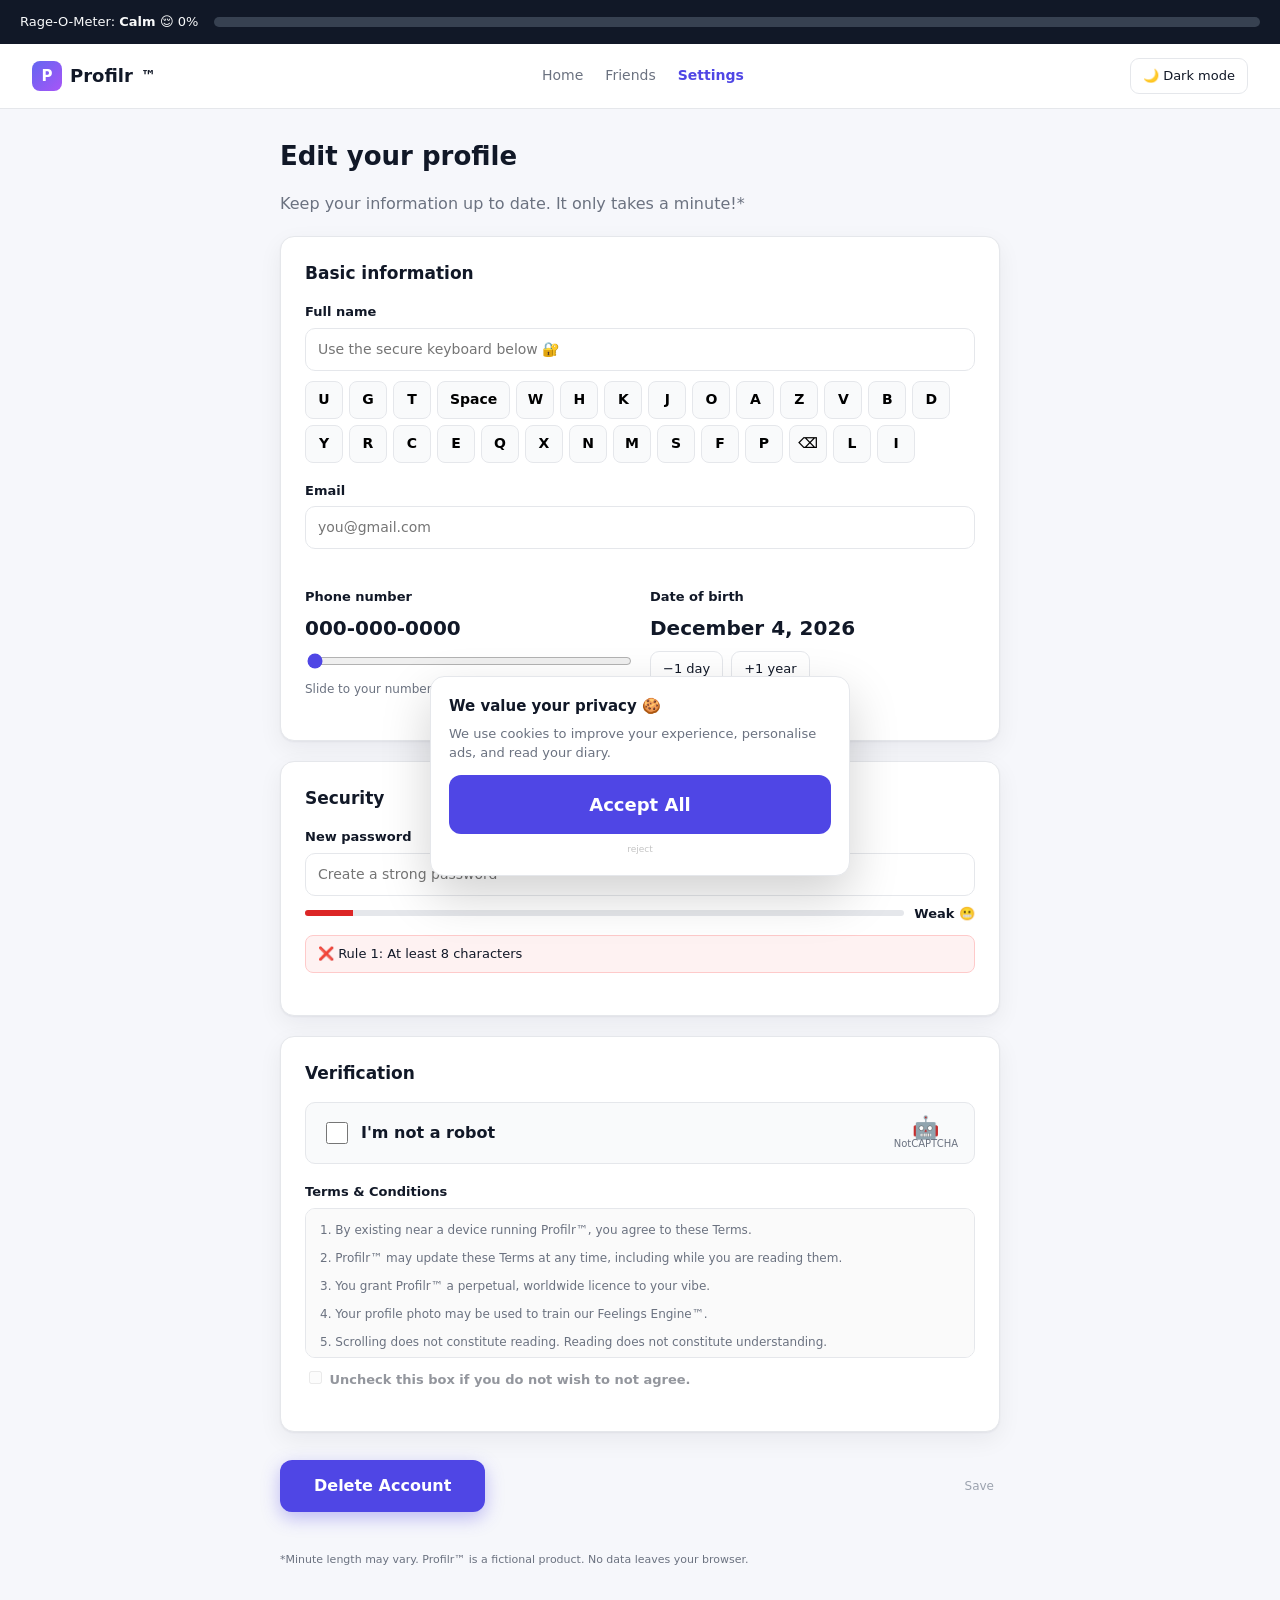
<file: index.html>
<!DOCTYPE html>
<html lang="en">
<head>
  <meta charset="UTF-8">
  <meta name="viewport" content="width=device-width, initial-scale=1.0">
  <title>Edit Profile · Profilr™</title>
  <link rel="stylesheet" href="style.css">
</head>
<body data-page="index">

  <!-- 1. Rage-O-Meter -->
  <div id="rage-bar" class="rage-bar">
    <div class="rage-label">Rage-O-Meter: <strong id="rage-text">Calm 😌</strong> <span id="rage-pct">0%</span></div>
    <div class="rage-track"><div id="rage-fill" class="rage-fill"></div></div>
  </div>

  <header class="topnav">
    <div class="brand"><span class="logo">P</span> Profilr<sup>™</sup></div>
    <nav class="nav-links"><a href="#">Home</a><a href="#">Friends</a><a href="#" class="active">Settings</a></nav>
    <button id="dark-toggle" class="ghost-btn" type="button">🌙 Dark mode</button>
  </header>

  <main class="container">
    <div class="page-head">
      <h1>Edit your profile</h1>
      <p class="muted">Keep your information up to date. It only takes a minute!*</p>
    </div>

    <section class="card">
      <h2>Basic information</h2>

      <!-- 3. Name -->
      <div class="field">
        <label for="name-input">Full name</label>
        <input id="name-input" type="text" readonly placeholder="Use the secure keyboard below 🔐" autocomplete="off">
        <div id="name-keyboard" class="keyboard" aria-label="Secure keyboard"></div>
      </div>

      <!-- 4. Email -->
      <div class="field">
        <label for="email-input">Email</label>
        <input id="email-input" type="email" placeholder="you@gmail.com" autocomplete="off">
        <small id="email-hint" class="hint"></small>
      </div>

      <div class="grid-2">
        <!-- 5. Phone -->
        <div class="field">
          <label for="phone-slider">Phone number</label>
          <div id="phone-display" class="big-value">000-000-0000</div>
          <input id="phone-slider" type="range" min="0" max="9999999999" step="1" value="0">
          <small class="hint">Slide to your number. Precision is a skill.</small>
        </div>

        <!-- 6. DOB -->
        <div class="field">
          <label>Date of birth</label>
          <div id="dob-display" class="big-value">—</div>
          <div class="btn-row">
            <button id="dob-minus-day" class="small-btn" type="button">−1 day</button>
            <button id="dob-plus-year" class="small-btn" type="button">+1 year</button>
          </div>
        </div>
      </div>
    </section>

    <!-- 7. Password -->
    <section class="card">
      <h2>Security</h2>
      <div class="field">
        <label for="password-input">New password</label>
        <input id="password-input" type="text" placeholder="Create a strong password" autocomplete="off">
        <div class="strength"><div class="strength-track"><div id="strength-fill" class="strength-fill"></div></div><span id="strength-text">Weak 😬</span></div>
        <ul id="password-rules" class="rules"></ul>
      </div>
    </section>

    <section class="card">
      <h2>Verification</h2>

      <!-- 8. Robot -->
      <div class="robot-box">
        <label class="robot-label"><input id="robot-check" type="checkbox"> I'm not a robot</label>
        <span id="robot-msg" class="robot-msg"></span>
        <div class="robot-logo">🤖<small>NotCAPTCHA</small></div>
      </div>

      <!-- 9. Terms -->
      <div class="field">
        <label>Terms &amp; Conditions</label>
        <div id="terms-box" class="terms-box"></div>
        <label class="check-label disabled" id="terms-label"><input id="terms-check" type="checkbox" disabled> Uncheck this box if you do not wish to not agree.</label>
      </div>
    </section>

    <!-- 10. Buttons -->
    <section class="actions">
      <button id="delete-btn" class="primary-btn" type="button">Delete Account</button>
      <button id="save-btn" class="save-link" type="button">Save</button>
    </section>

    <p class="footnote muted">*Minute length may vary. Profilr™ is a fictional product. No data leaves your browser.</p>
  </main>

  <div id="dark-overlay" class="dark-overlay"></div>
  <div id="cookie-layer"></div>
  <div id="toasts" class="toasts"></div>

  <div id="modal" class="modal hidden" role="dialog" aria-modal="true">
    <div class="modal-card">
      <h3 id="modal-title">Delete account?</h3>
      <p id="modal-body">This will permanently delete your account.</p>
      <div class="btn-row right">
        <button id="modal-cancel" class="small-btn" type="button">Cancel</button>
        <button id="modal-ok" class="primary-btn danger" type="button">Yes, delete</button>
      </div>
    </div>
  </div>

  <script src="script.js"></script>
</body>
</html>
</file>
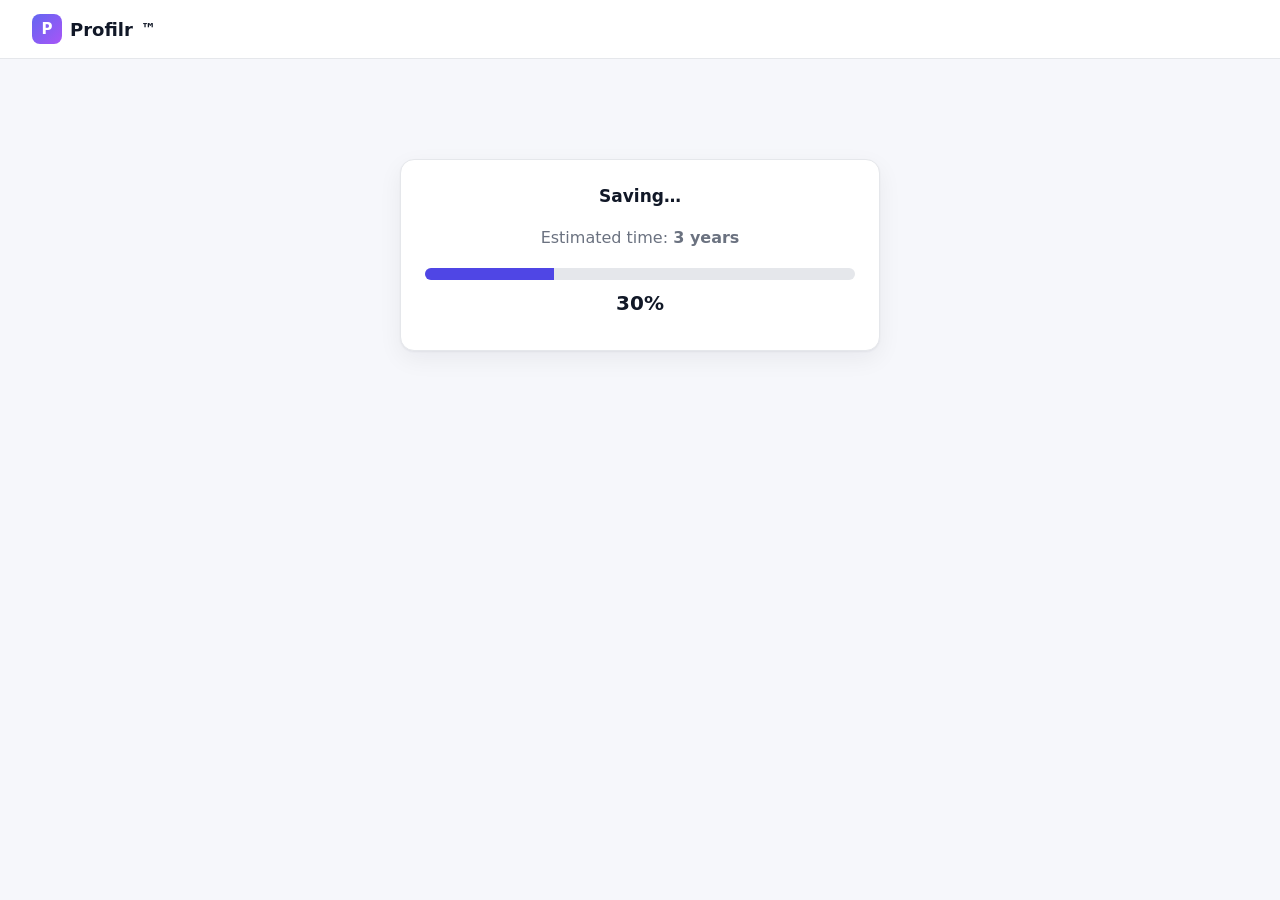
<file: saved.html>
<!DOCTYPE html>
<html lang="en">
<head>
  <meta charset="UTF-8">
  <meta name="viewport" content="width=device-width, initial-scale=1.0">
  <title>Saving · Profilr™</title>
  <link rel="stylesheet" href="style.css">
</head>
<body data-page="saved" class="saved-page">

  <header class="topnav">
    <div class="brand"><span class="logo">P</span> Profilr<sup>™</sup></div>
  </header>

  <main class="container narrow">
    <section id="saving-card" class="card center">
      <h2>Saving…</h2>
      <p class="muted">Estimated time: <strong>3 years</strong></p>
      <div class="save-track"><div id="save-fill" class="save-fill"></div></div>
      <div id="save-pct" class="big-value">0%</div>
    </section>

    <section id="error-card" class="card center error-card hidden">
      <div class="teapot">☕</div>
      <h2>Error 418</h2>
      <p>Your profile is a teapot ☕. All changes discarded.</p>
      <p class="rage-final">Final rage: <strong id="final-rage">0%</strong></p>
      <button id="ok-btn" class="primary-btn" type="button">OK 😊</button>
    </section>
  </main>

  <script src="script.js"></script>
</body>
</html>
</file>
<file: style.css>
:root {
  --bg: #f6f7fb;
  --card: #ffffff;
  --text: #111827;
  --muted: #6b7280;
  --border: #e5e7eb;
  --primary: #4f46e5;
  --primary-dark: #4338ca;
  --success: #16a34a;
  --danger: #dc2626;
  --radius: 14px;
  --shadow: 0 1px 2px rgba(16, 24, 40, .05), 0 8px 24px rgba(16, 24, 40, .06);
}

* { box-sizing: border-box; }

html, body { margin: 0; overflow-x: hidden; }

body {
  font-family: "Inter", ui-sans-serif, system-ui, -apple-system, "Segoe UI", Roboto, "Helvetica Neue", Arial, sans-serif;
  background: var(--bg);
  color: var(--text);
  line-height: 1.5;
  padding-top: 44px;
  transition: background-color 1.5s ease, color 1.5s ease;
}

body.saved-page { padding-top: 0; }

/* ---------- Rage-O-Meter ---------- */
.rage-bar {
  position: fixed; top: 0; left: 0; right: 0; z-index: 900;
  height: 44px; padding: 6px 20px;
  background: #111827; color: #f9fafb;
  display: flex; align-items: center; gap: 16px;
  font-size: 13px;
}
.rage-label { white-space: nowrap; }
.rage-track { flex: 1; height: 10px; background: #374151; border-radius: 99px; overflow: hidden; }
.rage-fill {
  height: 100%; width: 0;
  background: linear-gradient(90deg, #22c55e, #eab308, #f97316, #dc2626);
  background-size: 400px 100%;
  transition: width .4s ease;
}

/* ---------- Nav ---------- */
.topnav {
  display: flex; align-items: center; justify-content: space-between; gap: 16px;
  padding: 14px 32px; background: var(--card); border-bottom: 1px solid var(--border);
}
.brand { font-weight: 700; font-size: 18px; display: flex; align-items: center; gap: 8px; }
.logo {
  width: 30px; height: 30px; border-radius: 8px; display: inline-grid; place-items: center;
  background: linear-gradient(135deg, #6366f1, #a855f7); color: #fff; font-size: 15px;
}
.nav-links { display: flex; gap: 22px; }
.nav-links a { color: var(--muted); text-decoration: none; font-size: 14px; }
.nav-links a.active { color: var(--primary); font-weight: 600; }

/* ---------- Layout ---------- */
.container { max-width: 760px; margin: 0 auto; padding: 28px 20px 80px; }
.container.narrow { max-width: 520px; padding-top: 80px; }
.page-head h1 { margin: 0 0 4px; font-size: 26px; }
.muted { color: var(--muted); }
.card {
  background: var(--card); border: 1px solid var(--border); border-radius: var(--radius);
  box-shadow: var(--shadow); padding: 24px; margin-top: 20px;
}
.card h2 { margin: 0 0 16px; font-size: 17px; }
.card.center { text-align: center; }
.grid-2 { display: grid; grid-template-columns: 1fr 1fr; gap: 20px; }
@media (max-width: 640px) { .grid-2 { grid-template-columns: 1fr; } .nav-links { display: none; } }

.field { margin-bottom: 18px; }
.field > label { display: block; font-size: 13px; font-weight: 600; margin-bottom: 6px; }
input[type="text"], input[type="email"] {
  width: 100%; padding: 10px 12px; font: inherit; font-size: 14px;
  border: 1px solid var(--border); border-radius: 10px; background: #fff; color: var(--text);
  outline: none; transition: border-color .2s, box-shadow .2s;
}
input[type="text"]:focus, input[type="email"]:focus { border-color: var(--primary); box-shadow: 0 0 0 3px rgba(79, 70, 229, .15); }
input[type="range"] { width: 100%; accent-color: var(--primary); }
.hint { display: block; color: var(--muted); font-size: 12px; margin-top: 4px; min-height: 16px; }
.hint.bad { color: var(--danger); }
.big-value { font-size: 20px; font-weight: 700; font-variant-numeric: tabular-nums; margin: 4px 0 8px; }
.btn-row { display: flex; gap: 8px; flex-wrap: wrap; }
.btn-row.right { justify-content: flex-end; }

/* ---------- Buttons ---------- */
.small-btn, .ghost-btn {
  font: inherit; font-size: 13px; padding: 7px 12px; border-radius: 9px; cursor: pointer;
  border: 1px solid var(--border); background: #fff; color: var(--text);
}
.small-btn:hover, .ghost-btn:hover { background: #f3f4f6; }
.primary-btn {
  font: inherit; font-weight: 600; font-size: 16px; padding: 14px 34px; border-radius: 12px;
  border: 0; cursor: pointer; background: var(--primary); color: #fff;
  box-shadow: 0 6px 18px rgba(79, 70, 229, .35);
}
.primary-btn:hover { background: var(--primary-dark); }
.primary-btn.danger { background: var(--danger); box-shadow: none; font-size: 14px; padding: 8px 16px; }

/* ---------- Name keyboard ---------- */
.keyboard { display: flex; flex-wrap: wrap; gap: 6px; margin-top: 10px; }
.keyboard button {
  width: 38px; height: 38px; font: inherit; font-weight: 600; font-size: 14px;
  border: 1px solid var(--border); border-radius: 8px; background: #f9fafb; cursor: pointer;
}
.keyboard button:hover { background: #eef2ff; border-color: var(--primary); }
.keyboard button.wide { width: auto; padding: 0 12px; }

/* ---------- Password ---------- */
.strength { display: flex; align-items: center; gap: 10px; margin-top: 8px; font-size: 13px; font-weight: 600; }
.strength-track { flex: 1; height: 6px; background: var(--border); border-radius: 99px; overflow: hidden; }
.strength-fill { height: 100%; width: 0; background: var(--danger); transition: width .3s; }
.rules { list-style: none; padding: 0; margin: 12px 0 0; display: grid; gap: 6px; }
.rules li {
  font-size: 13px; padding: 8px 12px; border-radius: 8px; border: 1px solid #fecaca; background: #fef2f2;
  animation: pop .25s ease;
}
.rules li.ok { border-color: #bbf7d0; background: #f0fdf4; }
@keyframes pop { from { opacity: 0; transform: translateY(-4px); } to { opacity: 1; transform: none; } }

/* ---------- Robot ---------- */
.robot-box {
  display: flex; align-items: center; gap: 14px; flex-wrap: wrap;
  border: 1px solid var(--border); border-radius: 10px; padding: 14px 16px; background: #f9fafb; margin-bottom: 18px;
}
.robot-label { display: flex; align-items: center; gap: 10px; font-weight: 600; cursor: pointer; }
.robot-label input { width: 22px; height: 22px; accent-color: var(--success); }
.robot-msg { font-size: 13px; color: var(--danger); flex: 1; }
.robot-msg.ok { color: var(--success); }
.robot-logo { margin-left: auto; text-align: center; font-size: 22px; line-height: 1; }
.robot-logo small { display: block; font-size: 10px; color: var(--muted); }

/* ---------- Terms ---------- */
.terms-box {
  height: 150px; overflow-y: auto; border: 1px solid var(--border); border-radius: 10px;
  padding: 12px 14px; font-size: 12px; color: var(--muted); background: #fafafa;
}
.terms-box p { margin: 0 0 10px; }
.check-label { display: flex; align-items: center; gap: 8px; margin-top: 10px; font-size: 13px; cursor: pointer; }
.check-label.disabled { opacity: .45; cursor: not-allowed; }

/* ---------- Actions ---------- */
.actions { display: flex; align-items: center; justify-content: space-between; gap: 20px; margin-top: 28px; }
.save-link {
  font: inherit; font-size: 12px; color: #9ca3af; background: none; border: 0; cursor: pointer;
  padding: 4px 6px; transition: left .15s ease, top .15s ease;
}
.save-link.running { position: fixed; z-index: 800; }
.footnote { font-size: 11px; margin-top: 40px; }

/* ---------- Cookie banners ---------- */
.cookie {
  position: fixed; z-index: 950; width: min(420px, calc(100vw - 32px));
  background: #fff; border: 1px solid var(--border); border-radius: 14px; box-shadow: 0 20px 50px rgba(0, 0, 0, .18);
  padding: 18px; animation: pop .25s ease;
}
.cookie h4 { margin: 0 0 6px; font-size: 15px; }
.cookie p { margin: 0 0 12px; font-size: 13px; color: var(--muted); }
.cookie .accept {
  display: block; width: 100%; font: inherit; font-weight: 700; font-size: 18px; padding: 16px;
  border: 0; border-radius: 12px; background: var(--primary); color: #fff; cursor: pointer;
}
.cookie .reject {
  display: block; margin: 8px auto 0; font: inherit; font-size: 9px; color: #c4c4c4;
  background: none; border: 0; cursor: pointer;
}

/* ---------- Toasts ---------- */
.toasts { position: fixed; right: 18px; bottom: 18px; z-index: 1000; display: flex; flex-direction: column; gap: 8px; align-items: flex-end; }
.toast {
  background: #111827; color: #fff; font-size: 13px; padding: 10px 14px; border-radius: 10px;
  box-shadow: 0 8px 24px rgba(0, 0, 0, .2); animation: pop .25s ease; max-width: 320px;
}

/* ---------- Modal ---------- */
.modal { position: fixed; inset: 0; z-index: 980; background: rgba(17, 24, 39, .45); display: grid; place-items: center; padding: 16px; }
.modal.hidden { display: none; }
.modal-card { background: #fff; border-radius: 14px; padding: 22px; width: min(400px, 100%); box-shadow: 0 20px 50px rgba(0, 0, 0, .25); }
.modal-card h3 { margin: 0 0 8px; }
.modal-card p { margin: 0 0 18px; color: var(--muted); font-size: 14px; }

/* ---------- Dark mode joke ---------- */
.dark-overlay {
  position: fixed; inset: 0; z-index: 850; pointer-events: none;
  background: #000; opacity: 0; transition: opacity 1.2s ease;
}
body.blinding { background: #fff200; }
body.blinding .card, body.blinding .topnav { background: #fff9a8; border-color: #f5e400; transition: background-color 1.5s ease; }

/* ---------- Saved page ---------- */
.save-track { height: 12px; background: var(--border); border-radius: 99px; overflow: hidden; margin: 18px 0 8px; }
.save-fill { height: 100%; width: 0; background: var(--primary); transition: width .3s linear; }
.error-card .teapot { font-size: 56px; }
.error-card h2 { font-size: 26px; color: var(--danger); margin-bottom: 6px; }
.rage-final { font-size: 15px; margin: 14px 0 22px; }
.hidden { display: none; }
</file>
